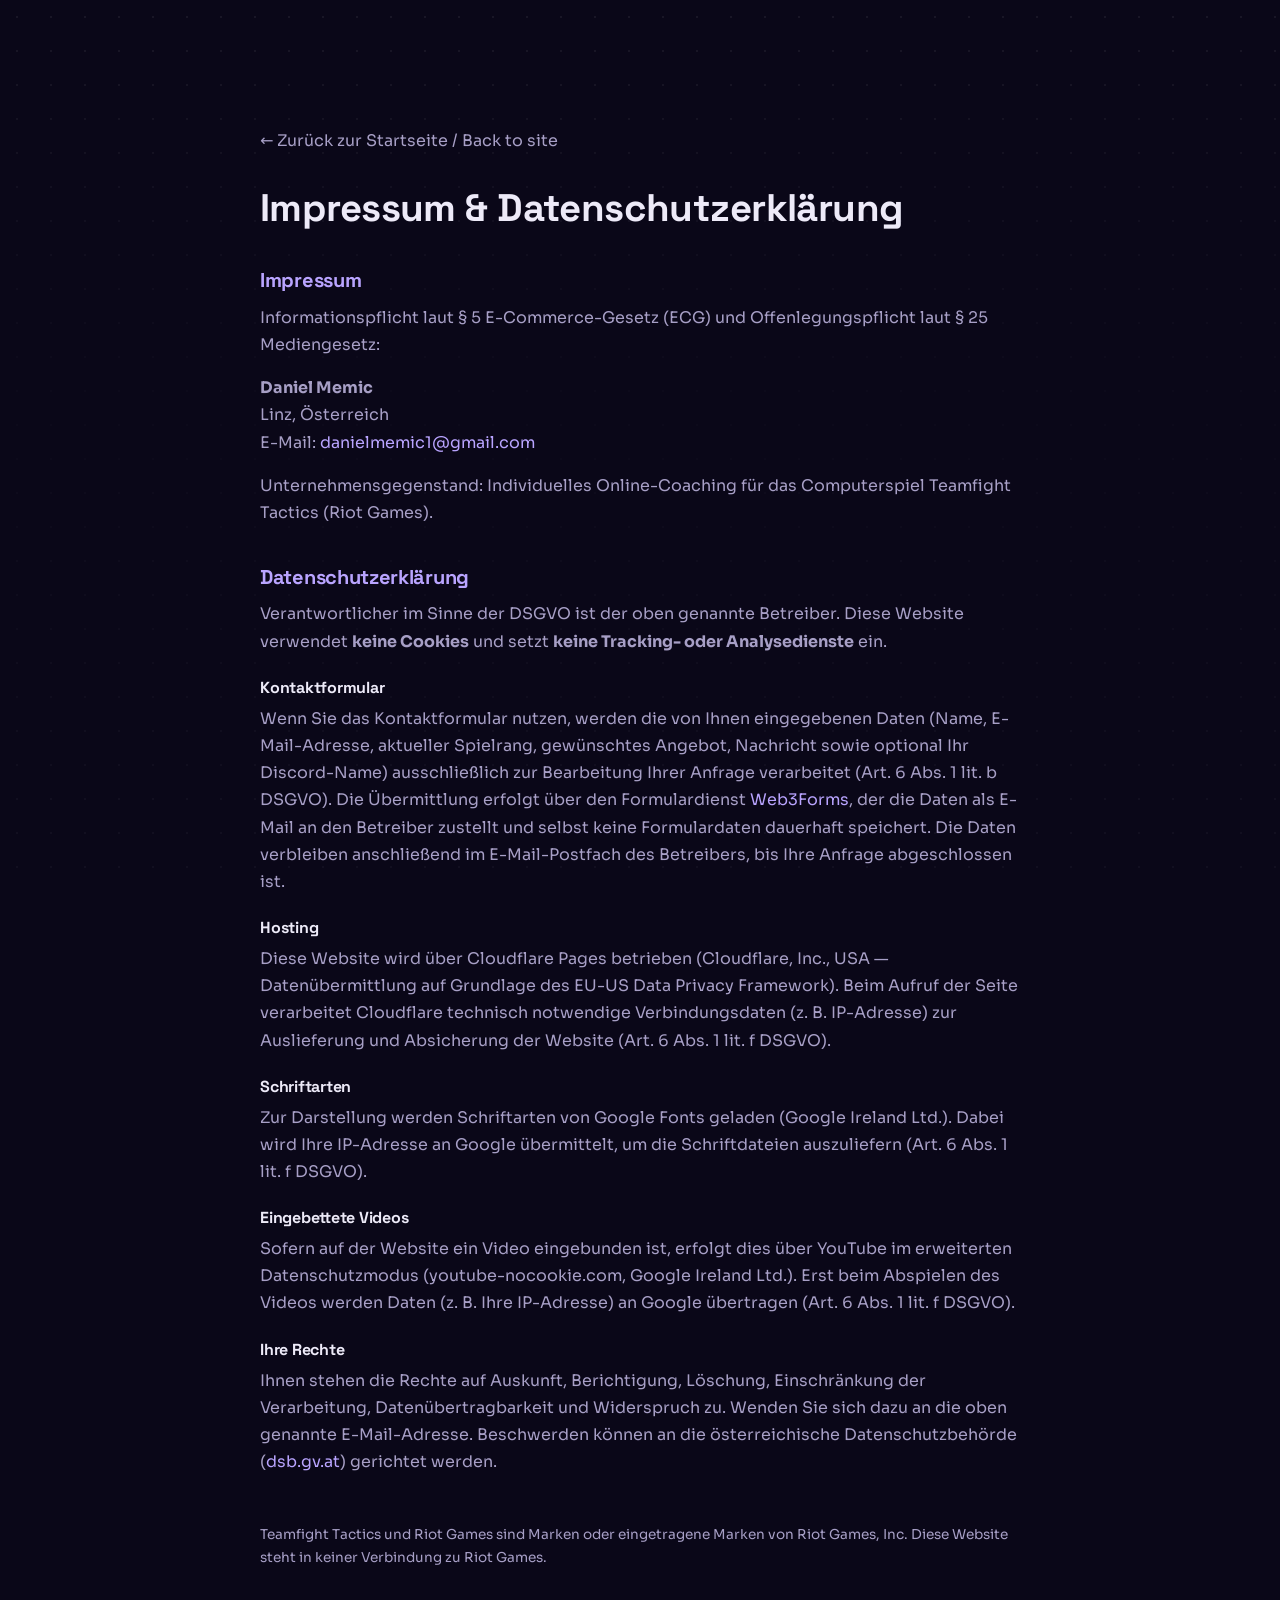
<file: legal.html>
<!DOCTYPE html>
<html lang="de">
<head>
  <meta charset="UTF-8">
  <meta name="viewport" content="width=device-width, initial-scale=1.0">
  <title>Impressum &amp; Datenschutz — Challenger TFT Coaching</title>
  <meta name="description" content="Impressum und Datenschutzerklärung von Challenger TFT Coaching.">
  <meta name="robots" content="noindex, follow">
  <meta name="theme-color" content="#0a0718">

  <link rel="icon" href="assets/logo.png" type="image/png">

  <link rel="preconnect" href="https://fonts.googleapis.com">
  <link rel="preconnect" href="https://fonts.gstatic.com" crossorigin>
  <link href="https://fonts.googleapis.com/css2?family=Space+Grotesk:wght@500;600;700&family=Sora:wght@400;600;700&display=swap" rel="stylesheet">

  <link rel="stylesheet" href="styles.css">
  <style>
    .legal { padding: 8rem 0 4rem; }
    .legal h1 { font-family: var(--font-display); font-size: clamp(1.8rem, 4vw, 2.4rem); margin: 0 0 2.5rem; }
    .legal h2 { font-family: var(--font-display); font-size: 1.25rem; margin: 2.5rem 0 0.75rem; color: var(--violet-soft); }
    .legal h3 { font-size: 1rem; margin: 1.5rem 0 0.5rem; }
    .legal p, .legal li { color: var(--muted); line-height: 1.7; }
    .legal a { color: var(--violet-soft); }
    .legal .backlink { display: inline-block; margin-bottom: 2rem; color: var(--muted); }
    .legal .backlink:hover { color: var(--ink); }
  </style>
</head>
<body>
  <main class="legal">
    <div class="container container--narrow">
      <a class="backlink" href="./">&larr; Zurück zur Startseite / Back to site</a>

      <h1>Impressum &amp; Datenschutzerklärung</h1>

      <h2>Impressum</h2>
      <p>Informationspflicht laut §&nbsp;5 E-Commerce-Gesetz (ECG) und Offenlegungspflicht laut §&nbsp;25 Mediengesetz:</p>
      <p>
        <strong>Daniel Memic</strong><br>
        Linz, Österreich<br>
        E-Mail: <a href="mailto:danielmemic1@gmail.com">danielmemic1@gmail.com</a>
      </p>
      <p>Unternehmensgegenstand: Individuelles Online-Coaching für das Computerspiel Teamfight Tactics (Riot Games).</p>

      <h2>Datenschutzerklärung</h2>
      <p>Verantwortlicher im Sinne der DSGVO ist der oben genannte Betreiber. Diese Website verwendet <strong>keine Cookies</strong> und setzt <strong>keine Tracking- oder Analysedienste</strong> ein.</p>

      <h3>Kontaktformular</h3>
      <p>Wenn Sie das Kontaktformular nutzen, werden die von Ihnen eingegebenen Daten (Name, E-Mail-Adresse, aktueller Spielrang, gewünschtes Angebot, Nachricht sowie optional Ihr Discord-Name) ausschließlich zur Bearbeitung Ihrer Anfrage verarbeitet (Art.&nbsp;6 Abs.&nbsp;1 lit.&nbsp;b DSGVO). Die Übermittlung erfolgt über den Formulardienst <a href="https://web3forms.com" rel="noopener" target="_blank">Web3Forms</a>, der die Daten als E-Mail an den Betreiber zustellt und selbst keine Formulardaten dauerhaft speichert. Die Daten verbleiben anschließend im E-Mail-Postfach des Betreibers, bis Ihre Anfrage abgeschlossen ist.</p>

      <h3>Hosting</h3>
      <p>Diese Website wird über Cloudflare Pages betrieben (Cloudflare, Inc., USA — Datenübermittlung auf Grundlage des EU-US Data Privacy Framework). Beim Aufruf der Seite verarbeitet Cloudflare technisch notwendige Verbindungsdaten (z.&nbsp;B. IP-Adresse) zur Auslieferung und Absicherung der Website (Art.&nbsp;6 Abs.&nbsp;1 lit.&nbsp;f DSGVO).</p>

      <h3>Schriftarten</h3>
      <p>Zur Darstellung werden Schriftarten von Google Fonts geladen (Google Ireland Ltd.). Dabei wird Ihre IP-Adresse an Google übermittelt, um die Schriftdateien auszuliefern (Art.&nbsp;6 Abs.&nbsp;1 lit.&nbsp;f DSGVO).</p>

      <h3>Eingebettete Videos</h3>
      <p>Sofern auf der Website ein Video eingebunden ist, erfolgt dies über YouTube im erweiterten Datenschutzmodus (youtube-nocookie.com, Google Ireland Ltd.). Erst beim Abspielen des Videos werden Daten (z.&nbsp;B. Ihre IP-Adresse) an Google übertragen (Art.&nbsp;6 Abs.&nbsp;1 lit.&nbsp;f DSGVO).</p>

      <h3>Ihre Rechte</h3>
      <p>Ihnen stehen die Rechte auf Auskunft, Berichtigung, Löschung, Einschränkung der Verarbeitung, Datenübertragbarkeit und Widerspruch zu. Wenden Sie sich dazu an die oben genannte E-Mail-Adresse. Beschwerden können an die österreichische Datenschutzbehörde (<a href="https://www.dsb.gv.at" rel="noopener" target="_blank">dsb.gv.at</a>) gerichtet werden.</p>

      <p style="margin-top: 3rem; font-size: 0.85rem;">Teamfight Tactics und Riot Games sind Marken oder eingetragene Marken von Riot Games, Inc. Diese Website steht in keiner Verbindung zu Riot Games.</p>
    </div>
  </main>
</body>
</html>
</file>
<file: styles.css>
/* ============================================================
   VARIANT B — "Hextech Arcane"
   Deep navy-violet, animated gradient orbs, glassmorphism,
   violet primary + gold reserved for rank badge / primary CTA.
   ============================================================ */

:root {
  color-scheme: dark;

  --bg: #0a0718;
  --ink: #edeaf8;
  --muted: #a79fc6;

  --violet: #7c5cff;
  --violet-deep: #9d4edd;
  --violet-soft: #b9a4ff;
  --violet-text: #cfc2ff;

  --gold: #f2c05e;
  --gold-deep: #e2a53c;
  --gold-text: #f5cd7d;

  --glass: rgba(255, 255, 255, 0.045);
  --glass-strong: rgba(255, 255, 255, 0.075);
  --line: rgba(255, 255, 255, 0.09);
  --line-strong: rgba(255, 255, 255, 0.18);

  --radius: 18px;
  --font-display: "Space Grotesk", "Segoe UI", system-ui, sans-serif;
  --font-body: "Sora", "Segoe UI", system-ui, sans-serif;
}

/* ---------- Reset & base ---------- */

*,
*::before,
*::after {
  box-sizing: border-box;
}

html {
  scroll-padding-top: 96px;
}

@media (prefers-reduced-motion: no-preference) {
  html {
    scroll-behavior: smooth;
  }
}

body {
  margin: 0;
  background: var(--bg);
  color: var(--ink);
  font-family: var(--font-body);
  font-size: 1rem;
  line-height: 1.65;
  -webkit-font-smoothing: antialiased;
  overflow-x: hidden;
}

/* faint dot grid overlay */
body::before {
  content: "";
  position: fixed;
  inset: 0;
  z-index: -1;
  pointer-events: none;
  background-image: radial-gradient(rgba(255, 255, 255, 0.07) 1px, transparent 1.4px);
  background-size: 34px 34px;
  -webkit-mask-image: linear-gradient(to bottom, rgba(0, 0, 0, 0.9), rgba(0, 0, 0, 0.2) 45%, rgba(0, 0, 0, 0.55));
  mask-image: linear-gradient(to bottom, rgba(0, 0, 0, 0.9), rgba(0, 0, 0, 0.2) 45%, rgba(0, 0, 0, 0.55));
}

h1,
h2,
h3 {
  font-family: var(--font-display);
  line-height: 1.12;
  margin: 0 0 0.6em;
  letter-spacing: -0.015em;
}

p {
  margin: 0 0 1em;
}

a {
  color: var(--violet-text);
  text-decoration: none;
}

::selection {
  background: rgba(124, 92, 255, 0.45);
  color: #fff;
}

:focus-visible {
  outline: 2px solid var(--violet-soft);
  outline-offset: 3px;
  border-radius: 4px;
}

.skip-link {
  position: absolute;
  left: 1rem;
  top: -3.5rem;
  z-index: 100;
  padding: 0.6rem 1rem;
  background: var(--violet);
  color: #fff;
  border-radius: 8px;
  font-weight: 600;
  transition: top 0.2s ease;
}

.skip-link:focus-visible {
  top: 1rem;
}

.visually-hidden {
  position: absolute !important;
  width: 1px;
  height: 1px;
  margin: -1px;
  padding: 0;
  overflow: hidden;
  clip: rect(0 0 0 0);
  white-space: nowrap;
  border: 0;
}

/* ---------- Layout ---------- */

.container {
  width: min(1120px, 100% - clamp(2rem, 6vw, 4rem));
  margin-inline: auto;
}

.container--narrow {
  width: min(760px, 100% - clamp(2rem, 6vw, 4rem));
}

.section {
  padding-block: clamp(4rem, 9vw, 7.5rem);
  /* Anchor offset is handled once by scroll-padding-top on <html>. */
}

.section__head {
  max-width: 640px;
  margin-bottom: clamp(2rem, 5vw, 3.5rem);
}

.section__head h2 {
  font-size: clamp(1.9rem, 4.5vw, 2.9rem);
  font-weight: 700;
}

.section__head h2::after {
  content: "";
  display: block;
  width: 64px;
  height: 3px;
  margin-top: 0.55em;
  border-radius: 3px;
  background: linear-gradient(90deg, var(--violet), var(--violet-deep));
  box-shadow: 0 0 14px rgba(124, 92, 255, 0.7);
}

.eyebrow {
  font-family: var(--font-display);
  font-size: 0.78rem;
  font-weight: 600;
  letter-spacing: 0.22em;
  text-transform: uppercase;
  color: var(--violet-soft);
  margin-bottom: 0.9rem;
}

.lede {
  color: var(--muted);
  font-size: 1.06rem;
  max-width: 56ch;
}

/* ---------- Animated gradient orbs ---------- */

.orbs {
  position: fixed;
  inset: 0;
  z-index: -2;
  overflow: hidden;
  pointer-events: none;
}

.orb {
  position: absolute;
  border-radius: 50%;
  filter: blur(110px);
  opacity: 0.55;
  will-change: transform;
}

.orb--violet {
  width: 46vw;
  height: 46vw;
  min-width: 420px;
  min-height: 420px;
  top: -14%;
  left: -10%;
  background: radial-gradient(circle at 32% 32%, #7c5cff 0%, transparent 66%);
  animation: drift-a 26s ease-in-out infinite alternate;
}

.orb--magenta {
  width: 42vw;
  height: 42vw;
  min-width: 380px;
  min-height: 380px;
  bottom: -20%;
  right: -12%;
  background: radial-gradient(circle at 60% 40%, #9d4edd 0%, transparent 66%);
  animation: drift-b 32s ease-in-out infinite alternate;
}

.orb--blue {
  width: 34vw;
  height: 34vw;
  min-width: 300px;
  min-height: 300px;
  top: 38%;
  left: 52%;
  opacity: 0.38;
  background: radial-gradient(circle at 45% 55%, #3b2fa6 0%, transparent 66%);
  animation: drift-c 38s ease-in-out infinite alternate;
}

@keyframes drift-a {
  to {
    transform: translate(9vw, 12vh) scale(1.15);
  }
}

@keyframes drift-b {
  to {
    transform: translate(-10vw, -9vh) scale(1.1);
  }
}

@keyframes drift-c {
  to {
    transform: translate(-7vw, 8vh) scale(0.92);
  }
}

/* ---------- Glass surfaces ---------- */

.glass {
  background: linear-gradient(160deg, rgba(255, 255, 255, 0.07), rgba(255, 255, 255, 0.02));
  border: 1px solid var(--line);
  border-radius: var(--radius);
  -webkit-backdrop-filter: blur(14px);
  backdrop-filter: blur(14px);
  box-shadow: 0 18px 44px rgba(4, 2, 14, 0.5);
}

/* ---------- Buttons ---------- */

.btn {
  display: inline-flex;
  align-items: center;
  justify-content: center;
  gap: 0.5rem;
  padding: 0.85rem 1.75rem;
  border: 0;
  border-radius: 12px;
  font-family: var(--font-display);
  font-size: 1rem;
  font-weight: 700;
  letter-spacing: 0.015em;
  cursor: pointer;
  transition: transform 0.18s ease, box-shadow 0.18s ease, filter 0.18s ease, border-color 0.18s ease;
}

.btn--gold {
  background: linear-gradient(135deg, #f7d68a 0%, var(--gold) 45%, var(--gold-deep) 100%);
  color: #241338;
  box-shadow:
    0 0 22px rgba(242, 192, 94, 0.35),
    0 8px 24px rgba(4, 2, 14, 0.55),
    inset 0 1px 0 rgba(255, 255, 255, 0.55);
}

.btn--gold:hover {
  transform: translateY(-2px);
  filter: brightness(1.06);
  box-shadow:
    0 0 34px rgba(242, 192, 94, 0.5),
    0 12px 28px rgba(4, 2, 14, 0.6),
    inset 0 1px 0 rgba(255, 255, 255, 0.55);
}

.btn--ghost {
  background: rgba(124, 92, 255, 0.08);
  border: 1px solid rgba(155, 124, 255, 0.45);
  color: var(--violet-text);
  -webkit-backdrop-filter: blur(10px);
  backdrop-filter: blur(10px);
}

.btn--ghost:hover {
  transform: translateY(-2px);
  border-color: rgba(185, 164, 255, 0.8);
  box-shadow: 0 0 22px rgba(124, 92, 255, 0.3);
}

.btn--small {
  padding: 0.55rem 1.15rem;
  font-size: 0.9rem;
  border-radius: 10px;
}

.btn--block {
  width: 100%;
}

.btn:disabled {
  opacity: 0.65;
  cursor: wait;
  transform: none;
}

/* ---------- "Not configured" hint ---------- */

.cfg-missing {
  text-decoration-line: underline;
  text-decoration-style: dashed;
  text-decoration-color: rgba(185, 164, 255, 0.65);
  text-decoration-thickness: 1px;
  text-underline-offset: 0.28em;
  cursor: help;
}

/* ---------- Nav ---------- */

.nav {
  position: fixed;
  inset-inline: 0;
  top: 0;
  z-index: 50;
  background: rgba(10, 7, 24, 0.62);
  -webkit-backdrop-filter: blur(16px);
  backdrop-filter: blur(16px);
  border-bottom: 1px solid var(--line);
}

/* Full-width bar: brand hugs the left edge, CTA the right, links spread between.
   Scoped selector so it also beats the large-screen .container width overrides. */
.nav .nav__inner {
  display: flex;
  align-items: center;
  justify-content: space-between;
  gap: 1rem;
  height: 68px;
  width: calc(100% - clamp(2rem, 4vw, 3.5rem));
  max-width: none;
}

.nav__brand {
  display: inline-flex;
  align-items: center;
  gap: 0.6rem;
  font-family: var(--font-display);
  font-weight: 700;
  font-size: 1.05rem;
  color: var(--ink);
  letter-spacing: 0.01em;
}

.nav__brand em {
  font-style: normal;
  color: var(--violet-soft);
}

.nav__hex {
  color: var(--violet);
  filter: drop-shadow(0 0 6px rgba(124, 92, 255, 0.7));
}

.nav__logo {
  width: 34px;
  height: 34px;
  border-radius: 50%;
  display: block;
  box-shadow:
    0 0 0 2px rgba(157, 141, 241, 0.55),
    0 0 14px rgba(124, 92, 255, 0.65);
}

.nav__links {
  display: flex;
  flex: 1;
  justify-content: space-evenly;
  gap: 1rem;
}

.nav__links a {
  color: var(--muted);
  font-size: 0.92rem;
  font-weight: 600;
  transition: color 0.15s ease;
}

.nav__links a:hover {
  color: var(--ink);
}

/* ---------- Hero ---------- */

.hero {
  min-height: 100svh;
  display: flex;
  align-items: center;
  padding-block: clamp(7rem, 16vh, 10rem) clamp(4rem, 9vh, 6rem);
  position: relative;
}

.hero__inner {
  display: flex;
  flex-direction: column;
  align-items: center;
  text-align: center;
}

.hero__title {
  font-size: clamp(2.5rem, 7.2vw, 4.75rem);
  font-weight: 700;
  letter-spacing: -0.025em;
  margin-block: 0.35em 0.4em;
  text-wrap: balance;
}

.grad {
  background: linear-gradient(100deg, var(--violet-soft) 0%, var(--violet) 45%, var(--violet-deep) 100%);
  -webkit-background-clip: text;
  background-clip: text;
  color: transparent;
  filter: drop-shadow(0 0 26px rgba(124, 92, 255, 0.45));
}

.hero__sub {
  color: var(--muted);
  font-size: clamp(1.02rem, 1.6vw, 1.2rem);
  max-width: 58ch;
  margin-bottom: 2.2rem;
}

.hero__cta {
  display: flex;
  flex-wrap: wrap;
  justify-content: center;
  gap: 0.9rem;
  margin-bottom: 2.4rem;
}

.hero__trust {
  display: flex;
  flex-wrap: wrap;
  justify-content: center;
  gap: 0.5rem 1.75rem;
  margin: 0;
  padding: 0;
  list-style: none;
  color: var(--muted);
  font-size: 0.85rem;
  letter-spacing: 0.04em;
}

.hero__trust li {
  display: inline-flex;
  align-items: center;
  gap: 0.55rem;
}

.hero__trust li::before {
  content: "";
  width: 5px;
  height: 5px;
  border-radius: 50%;
  background: var(--violet);
  box-shadow: 0 0 8px rgba(124, 92, 255, 0.9);
}

/* ---------- Rank badge (gold reserved) ---------- */

.rank-badge {
  display: inline-flex;
  align-items: center;
  gap: 0.55rem;
  padding: 0.55rem 1.1rem;
  border-radius: 999px;
  border: 1px solid rgba(242, 192, 94, 0.4);
  background: linear-gradient(160deg, rgba(242, 192, 94, 0.12), rgba(242, 192, 94, 0.03));
  -webkit-backdrop-filter: blur(10px);
  backdrop-filter: blur(10px);
  color: var(--gold-text);
  font-family: var(--font-display);
  font-weight: 600;
  font-size: 0.95rem;
  letter-spacing: 0.03em;
  box-shadow:
    0 0 24px rgba(242, 192, 94, 0.18),
    inset 0 1px 0 rgba(255, 255, 255, 0.12);
}

.rank-badge__label {
  font-size: 0.68rem;
  font-weight: 700;
  text-transform: uppercase;
  letter-spacing: 0.22em;
  color: rgba(245, 205, 125, 0.75);
  border-right: 1px solid rgba(242, 192, 94, 0.35);
  padding-right: 0.6rem;
}

/* ---------- Credentials ---------- */

.stats {
  display: grid;
  grid-template-columns: repeat(3, 1fr);
  gap: clamp(0.9rem, 2vw, 1.4rem);
  margin-bottom: 1.6rem;
}

.stat {
  padding: clamp(1.4rem, 2.5vw, 1.9rem);
  transition: transform 0.2s ease, border-color 0.2s ease, box-shadow 0.2s ease;
}

.stat:hover {
  transform: translateY(-4px);
  border-color: rgba(155, 124, 255, 0.4);
  box-shadow: 0 22px 48px rgba(4, 2, 14, 0.6), 0 0 28px rgba(124, 92, 255, 0.14);
}

.stat__label {
  font-size: 0.76rem;
  font-weight: 600;
  text-transform: uppercase;
  letter-spacing: 0.18em;
  color: var(--muted);
  margin-bottom: 0.5rem;
}

.stat__value {
  font-family: var(--font-display);
  font-size: clamp(1.35rem, 2.6vw, 1.8rem);
  font-weight: 700;
  margin: 0;
  color: var(--ink);
}

.stat__value--gold {
  color: var(--gold-text);
  text-shadow: 0 0 22px rgba(242, 192, 94, 0.35);
}

.proof {
  display: flex;
  flex-wrap: wrap;
  align-items: center;
  justify-content: space-between;
  gap: 0.9rem 1.5rem;
  padding: 1.1rem 1.4rem;
  border: 1px dashed var(--line-strong);
  border-radius: var(--radius);
}

.proof__id {
  margin: 0;
  color: var(--muted);
  font-size: 0.95rem;
}

.proof__id span {
  color: var(--ink);
  font-weight: 600;
}

/* ---------- Offerings ---------- */

.offer-group {
  margin-bottom: clamp(2.25rem, 4vw, 3.25rem);
}

.offer-group:last-child {
  margin-bottom: 0;
}

.offer-group__title {
  font-size: 1.25rem;
  margin-bottom: 1.1rem;
}

.offers {
  display: grid;
  grid-template-columns: repeat(3, 1fr);
  gap: clamp(0.9rem, 2vw, 1.4rem);
}

.video-frame {
  max-width: 860px;
  margin-inline: auto;
  aspect-ratio: 16 / 9;
  border: 1px solid var(--line);
  border-radius: var(--radius);
  overflow: hidden;
  background: rgba(255, 255, 255, 0.03);
}

.video-frame iframe {
  width: 100%;
  height: 100%;
  border: 0;
  display: block;
}

.offers--two {
  grid-template-columns: repeat(2, 1fr);
}

.offer {
  position: relative;
  display: flex;
  flex-direction: column;
  padding: clamp(1.5rem, 2.5vw, 1.9rem);
  transition: transform 0.2s ease, border-color 0.2s ease, box-shadow 0.2s ease;
}

.offer:hover {
  transform: translateY(-4px);
  border-color: rgba(155, 124, 255, 0.45);
  box-shadow: 0 22px 48px rgba(4, 2, 14, 0.6), 0 0 30px rgba(124, 92, 255, 0.16);
}

/* "Most popular" — gold stays reserved for rank / highlight accents */
.offer--popular {
  border-color: rgba(242, 192, 94, 0.4);
  box-shadow: 0 18px 44px rgba(4, 2, 14, 0.5), 0 0 26px rgba(242, 192, 94, 0.14);
}

.offer--popular:hover {
  border-color: rgba(242, 192, 94, 0.6);
  box-shadow: 0 22px 48px rgba(4, 2, 14, 0.6), 0 0 34px rgba(242, 192, 94, 0.22);
}

.offer__tag {
  display: inline-flex;
  align-items: center;
  align-self: flex-start;
  padding: 0.28rem 0.75rem;
  margin: 0 0 0.9rem;
  border-radius: 999px;
  font-family: var(--font-display);
  font-size: 0.68rem;
  font-weight: 700;
  letter-spacing: 0.18em;
  text-transform: uppercase;
}

.offer__tag--gold {
  color: var(--gold-text);
  border: 1px solid rgba(242, 192, 94, 0.4);
  background: linear-gradient(160deg, rgba(242, 192, 94, 0.14), rgba(242, 192, 94, 0.04));
  box-shadow: 0 0 18px rgba(242, 192, 94, 0.16);
}

.offer__tag--violet {
  color: var(--violet-text);
  border: 1px solid rgba(155, 124, 255, 0.35);
  background: rgba(124, 92, 255, 0.1);
}

.offer__meta {
  font-size: 0.76rem;
  font-weight: 600;
  text-transform: uppercase;
  letter-spacing: 0.18em;
  color: var(--muted);
  margin: 0 0 0.5rem;
}

.offer h4 {
  font-family: var(--font-display);
  font-size: 1.12rem;
  line-height: 1.12;
  letter-spacing: -0.015em;
  margin: 0 0 0.45em;
}

.offer__desc {
  color: var(--muted);
  font-size: 0.93rem;
  margin: 0 0 1.1rem;
}

.offer__perk {
  display: inline-flex;
  align-items: center;
  gap: 0.55rem;
  color: var(--violet-text);
  font-size: 0.85rem;
  margin: 0 0 1.1rem;
}

.offer__perk::before {
  content: "";
  flex: none;
  width: 5px;
  height: 5px;
  border-radius: 50%;
  background: var(--violet);
  box-shadow: 0 0 8px rgba(124, 92, 255, 0.9);
}

.offer__price {
  font-family: var(--font-display);
  font-size: 1.3rem;
  font-weight: 700;
  color: var(--ink);
  margin: auto 0 1.1rem;
  padding-top: 1rem;
  border-top: 1px solid var(--line);
}

/* ---------- Custom offer strip ---------- */

.custom-offer {
  display: flex;
  flex-wrap: wrap;
  align-items: center;
  justify-content: space-between;
  gap: 1rem 2rem;
  padding: clamp(1.4rem, 2.5vw, 1.9rem);
  margin-top: clamp(0.9rem, 2vw, 1.4rem);
}

.custom-offer__copy h4 {
  font-family: var(--font-display);
  font-size: 1.12rem;
  line-height: 1.12;
  letter-spacing: -0.015em;
  margin: 0 0 0.4em;
}

.custom-offer__copy p {
  color: var(--muted);
  font-size: 0.93rem;
  margin: 0;
}

.custom-offer__actions {
  display: flex;
  flex-direction: column;
  align-items: flex-start;
  gap: 0.65rem;
}

/* ---------- Direct e-mail link (config-gated) ---------- */

.link-mail {
  color: var(--violet-text);
  font-size: 0.88rem;
  text-decoration: underline;
  text-underline-offset: 0.28em;
  text-decoration-color: rgba(185, 164, 255, 0.45);
  transition: color 0.15s ease, text-decoration-color 0.15s ease;
}

.link-mail:hover {
  color: var(--ink);
  text-decoration-color: rgba(185, 164, 255, 0.9);
}

.link-mail.cfg-missing {
  text-decoration-style: dashed;
  text-decoration-color: rgba(185, 164, 255, 0.65);
  text-decoration-thickness: 1px;
  cursor: help;
}

/* ---------- What you'll learn ---------- */

.cards {
  display: grid;
  grid-template-columns: repeat(auto-fit, minmax(235px, 1fr));
  gap: clamp(0.9rem, 2vw, 1.4rem);
}

.card {
  padding: clamp(1.5rem, 2.5vw, 1.9rem);
  transition: transform 0.2s ease, border-color 0.2s ease, box-shadow 0.2s ease;
}

.card:hover {
  transform: translateY(-4px);
  border-color: rgba(155, 124, 255, 0.45);
  box-shadow: 0 22px 48px rgba(4, 2, 14, 0.6), 0 0 30px rgba(124, 92, 255, 0.16);
}

.card__icon {
  display: inline-flex;
  align-items: center;
  justify-content: center;
  width: 48px;
  height: 48px;
  margin-bottom: 1.1rem;
  border-radius: 13px;
  color: var(--violet-soft);
  background: rgba(124, 92, 255, 0.12);
  border: 1px solid rgba(155, 124, 255, 0.3);
  box-shadow: 0 0 18px rgba(124, 92, 255, 0.18);
}

.card h3 {
  font-size: 1.12rem;
  margin-bottom: 0.45em;
}

.card p {
  color: var(--muted);
  font-size: 0.93rem;
  margin: 0;
}

/* ---------- Testimonials ---------- */

.testimonials {
  display: grid;
  grid-template-columns: repeat(3, 1fr);
  gap: clamp(0.9rem, 2vw, 1.4rem);
}

.testimonial {
  display: flex;
  flex-direction: column;
  margin: 0;
  padding: clamp(1.5rem, 2.5vw, 1.9rem);
  transition: transform 0.2s ease, border-color 0.2s ease, box-shadow 0.2s ease;
}

.testimonial:hover {
  transform: translateY(-4px);
  border-color: rgba(155, 124, 255, 0.45);
  box-shadow: 0 22px 48px rgba(4, 2, 14, 0.6), 0 0 30px rgba(124, 92, 255, 0.16);
}

.testimonial__quote {
  margin: 0 0 1.1rem;
  color: var(--muted);
  font-size: 0.93rem;
}

.testimonial__quote p {
  margin: 0;
}

.testimonial__byline {
  margin-top: auto;
  padding-top: 1rem;
  border-top: 1px solid var(--line);
}

.testimonial__name {
  font-family: var(--font-display);
  font-weight: 700;
  color: var(--ink);
  margin: 0 0 0.2rem;
}

.testimonial__rank {
  color: var(--violet-text);
  font-size: 0.85rem;
  letter-spacing: 0.03em;
  margin: 0;
}

/* ---------- How it works ---------- */

.steps {
  display: grid;
  grid-template-columns: repeat(3, 1fr);
  gap: clamp(0.9rem, 2vw, 1.4rem);
  margin: 0 0 1.75rem;
  padding: 0;
  list-style: none;
}

.step {
  position: relative;
  padding: clamp(1.5rem, 2.5vw, 2rem);
  overflow: hidden;
}

.step__num {
  display: block;
  font-family: var(--font-display);
  font-size: 2.6rem;
  font-weight: 700;
  line-height: 1;
  margin-bottom: 0.8rem;
  background: linear-gradient(120deg, var(--violet-soft), var(--violet-deep));
  -webkit-background-clip: text;
  background-clip: text;
  color: transparent;
  opacity: 0.9;
}

.step::after {
  content: "";
  position: absolute;
  inset-inline: 0;
  top: 0;
  height: 2px;
  background: linear-gradient(90deg, var(--violet), transparent 70%);
  opacity: 0.7;
}

.step h3 {
  font-size: 1.12rem;
  margin-bottom: 0.45em;
}

.step p {
  color: var(--muted);
  font-size: 0.93rem;
  margin: 0;
}

.pricing-note {
  color: var(--muted);
  font-size: 0.9rem;
  text-align: center;
  margin: 0;
}

/* ---------- Contact form ---------- */

.contact-channels {
  display: flex;
  flex-wrap: wrap;
  align-items: center;
  gap: 0.75rem 1.25rem;
  margin: calc(-1 * clamp(1rem, 2.5vw, 1.75rem)) 0 clamp(1.6rem, 3vw, 2.25rem);
}

.contact-panel {
  padding: clamp(1.5rem, 4vw, 2.75rem);
}

.form-row {
  display: grid;
  grid-template-columns: 1fr 1fr;
  gap: 1.1rem;
}

.form-field {
  display: flex;
  flex-direction: column;
  gap: 0.45rem;
  margin-bottom: 1.15rem;
}

.form-field label {
  font-family: var(--font-display);
  font-size: 0.86rem;
  font-weight: 600;
  letter-spacing: 0.04em;
  color: var(--ink);
}

.form-field input,
.form-field select,
.form-field textarea {
  width: 100%;
  padding: 0.8rem 1rem;
  font-family: var(--font-body);
  font-size: 0.96rem;
  color: var(--ink);
  background: rgba(255, 255, 255, 0.05);
  border: 1px solid rgba(255, 255, 255, 0.14);
  border-radius: 12px;
  transition: border-color 0.15s ease, box-shadow 0.15s ease;
}

.form-field input::placeholder,
.form-field textarea::placeholder {
  color: rgba(167, 159, 198, 0.6);
}

.form-field select {
  appearance: none;
  -webkit-appearance: none;
  background-color: #16112e;
  background-image: url("data:image/svg+xml,%3Csvg xmlns='http://www.w3.org/2000/svg' viewBox='0 0 16 16'%3E%3Cpath d='m4 6 4 4 4-4' fill='none' stroke='%23b9a4ff' stroke-width='1.8' stroke-linecap='round' stroke-linejoin='round'/%3E%3C/svg%3E");
  background-repeat: no-repeat;
  background-position: right 0.9rem center;
  background-size: 16px;
  cursor: pointer;
}

.form-field select:invalid {
  color: rgba(167, 159, 198, 0.6);
}

.form-field textarea {
  resize: vertical;
  min-height: 130px;
}

.form-field input:focus-visible,
.form-field select:focus-visible,
.form-field textarea:focus-visible {
  outline: none;
  border-color: var(--violet);
  box-shadow: 0 0 0 3px rgba(124, 92, 255, 0.25);
}

.form-hint {
  margin: 0.9rem 0 0;
  text-align: center;
  font-size: 0.82rem;
  color: var(--muted);
}

/* honeypot — visually hidden, still in the DOM for bots */
.hp-field {
  position: absolute !important;
  width: 1px;
  height: 1px;
  margin: -1px;
  padding: 0;
  overflow: hidden;
  clip: rect(0 0 0 0);
  white-space: nowrap;
  border: 0;
}

.form-status {
  margin: 1rem 0 0;
  font-size: 0.92rem;
  text-align: center;
}

.form-status:empty {
  display: none;
}

.form-status.is-warn {
  color: var(--gold-text);
}

.form-status.is-error {
  color: #ff9ba8;
}

.form-status a {
  color: inherit;
  text-decoration: underline;
  text-underline-offset: 0.2em;
}

.form-success {
  text-align: center;
  padding: clamp(1rem, 3vw, 2rem) 0.5rem;
  color: var(--ink);
}

.form-success svg {
  color: var(--violet-soft);
  filter: drop-shadow(0 0 12px rgba(124, 92, 255, 0.6));
  margin-bottom: 0.9rem;
}

.form-success h3 {
  font-size: 1.25rem;
  margin-bottom: 0.4em;
}

.form-success p {
  color: var(--muted);
  margin: 0;
}

/* ---------- Footer ---------- */

.footer {
  border-top: 1px solid var(--line);
  padding-block: 2.5rem 2.75rem;
  background: rgba(8, 5, 18, 0.55);
  -webkit-backdrop-filter: blur(12px);
  backdrop-filter: blur(12px);
}

.footer__row {
  display: flex;
  flex-wrap: wrap;
  align-items: baseline;
  justify-content: space-between;
  gap: 0.6rem 2rem;
  margin-bottom: 1.4rem;
}

.footer__brand {
  font-family: var(--font-display);
  font-weight: 600;
  margin: 0;
}

.footer__meta {
  color: var(--muted);
  font-size: 0.9rem;
  margin: 0;
}

.footer__discord {
  color: var(--violet-text);
  font-weight: 600;
}

.footer__sep {
  margin-inline: 0.55rem;
}

.footer__disclaimer {
  color: rgba(167, 159, 198, 0.75);
  font-size: 0.78rem;
  line-height: 1.6;
  max-width: 72ch;
  margin: 0;
}

/* ---------- Scroll reveal ---------- */
/* Hiding is gated on html.js so content stays visible if JS never runs. */

html.js .reveal {
  opacity: 0;
  transform: translateY(26px);
  transition: opacity 0.6s ease, transform 0.6s ease;
}

html.js .reveal.in {
  opacity: 1;
  transform: none;
}

/* stagger siblings a touch */
.cards .reveal:nth-child(2),
.offers .reveal:nth-child(2),
.steps .reveal:nth-child(2),
.testimonials .reveal:nth-child(2),
.stats + .proof {
  transition-delay: 0.08s;
}

.cards .reveal:nth-child(3),
.offers .reveal:nth-child(3),
.steps .reveal:nth-child(3),
.testimonials .reveal:nth-child(3) {
  transition-delay: 0.16s;
}

.cards .reveal:nth-child(4) {
  transition-delay: 0.24s;
}

/* ---------- Responsive ---------- */

/* Large screens: raise the type/spacing scale and content width so the layout
   fills QHD+ monitors at 100% zoom instead of floating in empty background. */
@media (min-width: 1800px) {
  html {
    font-size: 18px;
  }

  .container {
    width: min(1260px, 100% - clamp(2rem, 6vw, 4rem));
  }

  .container--narrow {
    width: min(860px, 100% - clamp(2rem, 6vw, 4rem));
  }
}

@media (min-width: 2400px) {
  html {
    font-size: 20px;
  }

  .container {
    width: min(1400px, 100% - clamp(2rem, 6vw, 4rem));
  }
}

@media (max-width: 900px) {
  .nav__links {
    display: none;
  }

  .offers {
    grid-template-columns: 1fr;
  }

  .testimonials {
    grid-template-columns: 1fr;
  }

  .steps {
    grid-template-columns: 1fr;
  }
}

@media (max-width: 760px) {
  .stats {
    grid-template-columns: 1fr;
  }

  .proof {
    justify-content: center;
    text-align: center;
  }
}

@media (max-width: 560px) {
  .form-row {
    grid-template-columns: 1fr;
    gap: 0;
  }

  .hero__cta .btn {
    width: 100%;
  }

  .custom-offer {
    flex-direction: column;
    align-items: flex-start;
  }

  .footer__row {
    flex-direction: column;
    align-items: flex-start;
  }
}

/* ---------- Reduced motion ---------- */

@media (prefers-reduced-motion: reduce) {
  *,
  *::before,
  *::after {
    animation-duration: 0.01ms !important;
    animation-iteration-count: 1 !important;
    transition-duration: 0.01ms !important;
    scroll-behavior: auto !important;
  }

  .orb {
    animation: none !important;
  }

  html.js .reveal {
    opacity: 1;
    transform: none;
  }
}
</file>
